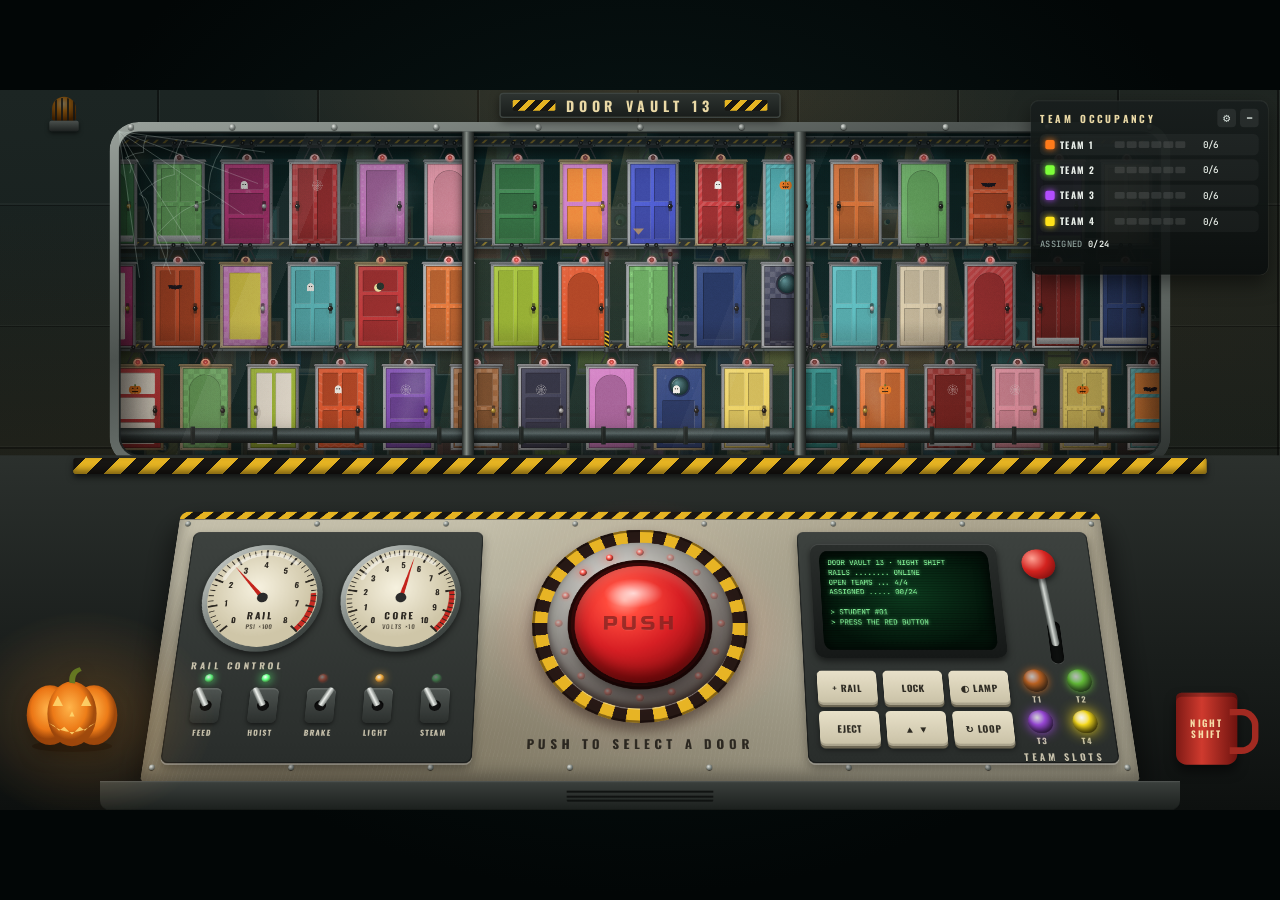
<file: web/halloween/index.html>
<!doctype html>
<html lang="en">
<head>
<meta charset="utf-8">
<meta name="viewport" content="width=device-width, initial-scale=1, viewport-fit=cover">
<link rel="icon" href="data:,">
<title>Halloween Team Randomizer</title>
<link rel="stylesheet" href="assets/fonts/fonts.css">
<link rel="stylesheet" href="css/vault.css">
</head>
<body>
<div id="app">
  <div id="stage">
    <canvas id="vault" width="1920" height="1080" aria-hidden="true"></canvas>
  </div>
</div>
<noscript>Turn on JavaScript to run the door vault.</noscript>
<script type="module" src="js/main.js"></script>
</body>
</html>
</file>
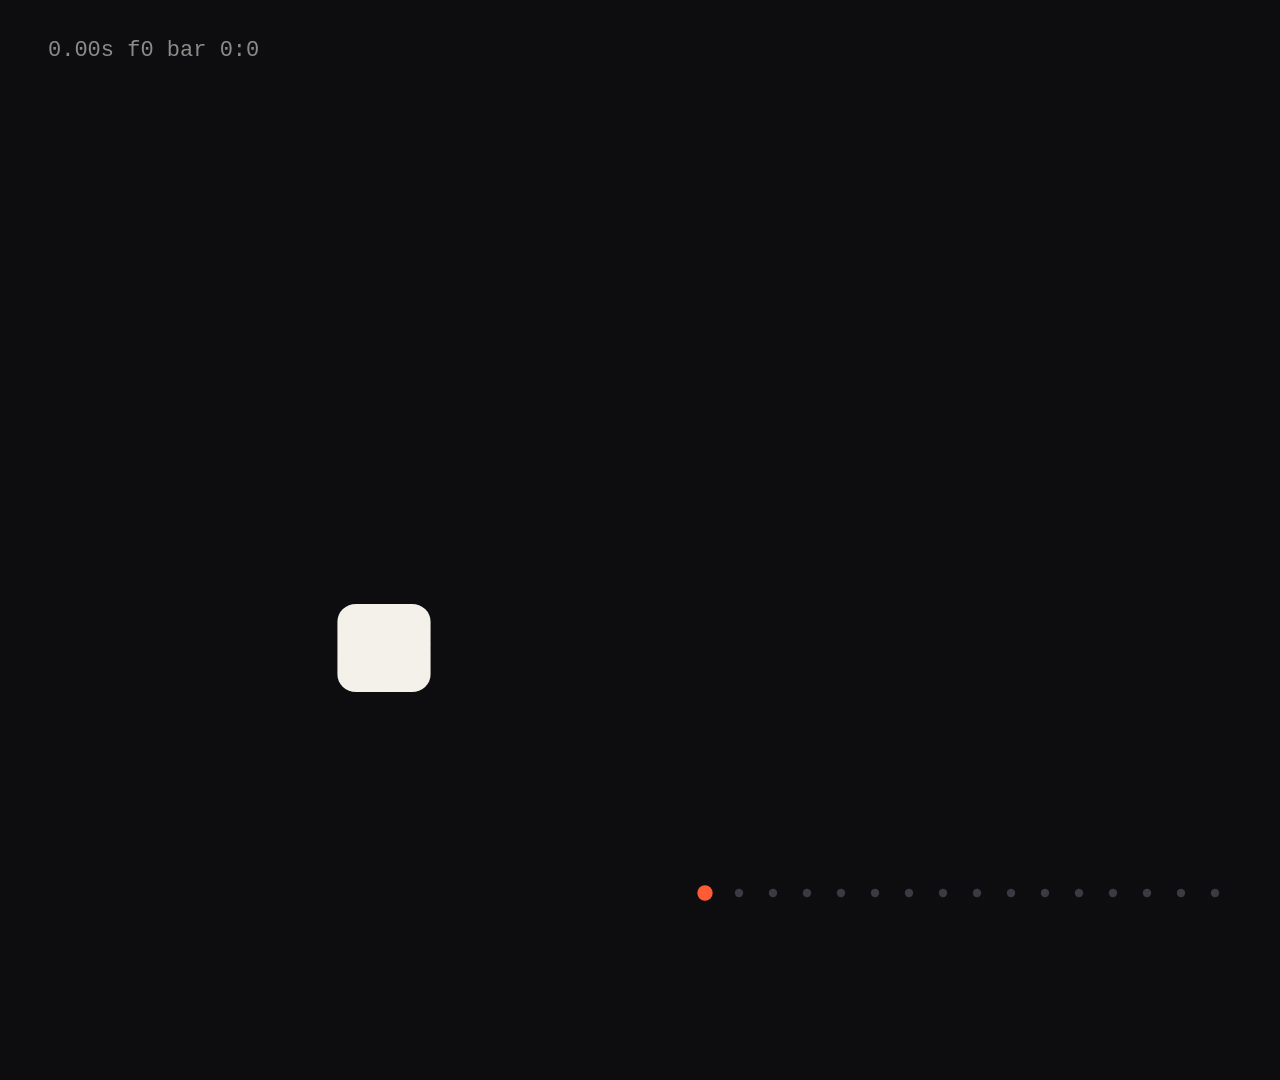
<file: .claude/skills/motion-design/assets/template/index.html>
<!doctype html>
<html lang="en">
<head>
<meta charset="utf-8">
<link rel="icon" href="data:,">
<title>film</title>
<link rel="stylesheet" href="assets/fonts/fonts.css">
<style>
  html, body { margin: 0; background: #000; }
  #stage { position: relative; overflow: hidden; }
  #stage * { box-sizing: border-box; }
  /* Layout styles only. Never use CSS transition/animation here: every animated
     property is written from t inside film.js. */
</style>
</head>
<body>
<div id="stage"></div>
<script type="module" src="film.js"></script>
</body>
</html>
</file>
<file: web/halloween/assets/fonts/fonts.css>
/* generated by tools/fonts.mjs — do not edit by hand */
@font-face {
  font-family: "JetBrains Mono";
  src: url("jetbrains-mono/jetbrains-mono-cyrillic-500-normal.woff2") format("woff2");
  font-weight: 500;
  font-style: normal;
  font-display: block;
  unicode-range: U+0301,U+0400-045F,U+0490-0491,U+04B0-04B1,U+2116;
}

@font-face {
  font-family: "JetBrains Mono";
  src: url("jetbrains-mono/jetbrains-mono-latin-500-normal.woff2") format("woff2");
  font-weight: 500;
  font-style: normal;
  font-display: block;
  unicode-range: U+0000-00FF,U+0131,U+0152-0153,U+02BB-02BC,U+02C6,U+02DA,U+02DC,U+0304,U+0308,U+0329,U+2000-206F,U+20AC,U+2122,U+2191,U+2193,U+2212,U+2215,U+FEFF,U+FFFD;
}

@font-face {
  font-family: "JetBrains Mono";
  src: url("jetbrains-mono/jetbrains-mono-cyrillic-700-normal.woff2") format("woff2");
  font-weight: 700;
  font-style: normal;
  font-display: block;
  unicode-range: U+0301,U+0400-045F,U+0490-0491,U+04B0-04B1,U+2116;
}

@font-face {
  font-family: "JetBrains Mono";
  src: url("jetbrains-mono/jetbrains-mono-latin-700-normal.woff2") format("woff2");
  font-weight: 700;
  font-style: normal;
  font-display: block;
  unicode-range: U+0000-00FF,U+0131,U+0152-0153,U+02BB-02BC,U+02C6,U+02DA,U+02DC,U+0304,U+0308,U+0329,U+2000-206F,U+20AC,U+2122,U+2191,U+2193,U+2212,U+2215,U+FEFF,U+FFFD;
}

@font-face {
  font-family: "Oswald";
  src: url("oswald/oswald-cyrillic-500-normal.woff2") format("woff2");
  font-weight: 500;
  font-style: normal;
  font-display: block;
  unicode-range: U+0301,U+0400-045F,U+0490-0491,U+04B0-04B1,U+2116;
}

@font-face {
  font-family: "Oswald";
  src: url("oswald/oswald-latin-500-normal.woff2") format("woff2");
  font-weight: 500;
  font-style: normal;
  font-display: block;
  unicode-range: U+0000-00FF,U+0131,U+0152-0153,U+02BB-02BC,U+02C6,U+02DA,U+02DC,U+0304,U+0308,U+0329,U+2000-206F,U+20AC,U+2122,U+2191,U+2193,U+2212,U+2215,U+FEFF,U+FFFD;
}

@font-face {
  font-family: "Oswald";
  src: url("oswald/oswald-cyrillic-700-normal.woff2") format("woff2");
  font-weight: 700;
  font-style: normal;
  font-display: block;
  unicode-range: U+0301,U+0400-045F,U+0490-0491,U+04B0-04B1,U+2116;
}

@font-face {
  font-family: "Oswald";
  src: url("oswald/oswald-latin-700-normal.woff2") format("woff2");
  font-weight: 700;
  font-style: normal;
  font-display: block;
  unicode-range: U+0000-00FF,U+0131,U+0152-0153,U+02BB-02BC,U+02C6,U+02DA,U+02DC,U+0304,U+0308,U+0329,U+2000-206F,U+20AC,U+2122,U+2191,U+2193,U+2212,U+2215,U+FEFF,U+FFFD;
}

@font-face {
  font-family: "Russo One";
  src: url("russo-one/russo-one-cyrillic-400-normal.woff2") format("woff2");
  font-weight: 400;
  font-style: normal;
  font-display: block;
  unicode-range: U+0301,U+0400-045F,U+0490-0491,U+04B0-04B1,U+2116;
}

@font-face {
  font-family: "Russo One";
  src: url("russo-one/russo-one-latin-400-normal.woff2") format("woff2");
  font-weight: 400;
  font-style: normal;
  font-display: block;
  unicode-range: U+0000-00FF,U+0131,U+0152-0153,U+02BB-02BC,U+02C6,U+02DA,U+02DC,U+0304,U+0308,U+0329,U+2000-206F,U+20AC,U+2122,U+2191,U+2193,U+2212,U+2215,U+FEFF,U+FFFD;
}
</file>
<file: web/halloween/css/vault.css>
/* Door Vault — industrial retro-futurist control booth over a Halloween door vault.
   Layout: one 1920×1080 stage scaled to fit any 16:9-ish screen; canvas vault behind DOM booth/HUD. */
:root {
  color-scheme: dark;
  --bg: #030909;
  --text: #e9efe9;
  --muted: #8fa29c;
  --hazard: #e5b322;
  --hazard-dk: #171512;
  --amber: #ffb75e;
  --crt: #8cffa0;
  --f-display: "Russo One", "Arial Black", Impact, sans-serif;
  --f-label: "Oswald", "Arial Narrow", "Roboto Condensed", sans-serif;
  --f-mono: "JetBrains Mono", ui-monospace, Menlo, Consolas, monospace;
}
html, body { height: 100%; margin: 0; background: var(--bg); color: var(--text); overflow: hidden; }
body { font: 500 14px/1.3 var(--f-mono); }
#app { position: fixed; inset: 0; overflow: hidden; background: radial-gradient(ellipse at 50% 40%, #0a1a1a, #020606 70%); }
#stage { position: absolute; left: 50%; top: 50%; width: 1920px; height: 1080px; transform-origin: 50% 50%; overflow: hidden; background: #031010; }
#vault { position: absolute; inset: 0; width: 1920px; height: 1080px; display: block; }
.sr-only { position: absolute; width: 1px; height: 1px; overflow: hidden; clip: rect(0 0 0 0); white-space: nowrap; }
button { font: inherit; color: inherit; }

/* ── booth: wall with a window onto the vault ── */
.booth { position: absolute; inset: 0; transform-origin: 960px 306px; }
.wall {
  position: absolute; inset: 0;
  -webkit-mask-size: 1920px 1080px; mask-size: 1920px 1080px; -webkit-mask-repeat: no-repeat; mask-repeat: no-repeat;
  background:
    radial-gradient(ellipse 820px 260px at 50% 0%, rgba(255, 183, 94, 0.13), transparent 70%),
    repeating-linear-gradient(90deg, transparent 0 236px, rgba(0, 0, 0, 0.45) 236px 238px, rgba(255, 255, 255, 0.035) 238px 240px),
    repeating-linear-gradient(0deg, transparent 0 178px, rgba(0, 0, 0, 0.35) 178px 180px, rgba(255, 255, 255, 0.03) 180px 182px),
    radial-gradient(ellipse at 12% 70%, rgba(70, 48, 22, 0.35), transparent 55%),
    radial-gradient(ellipse at 90% 30%, rgba(70, 48, 22, 0.22), transparent 50%),
    linear-gradient(180deg, #1c2523 0%, #141c1a 55%, #0c1110 100%);
}
.glass {
  position: absolute; left: 178px; top: 62px; width: 1564px; height: 488px; border-radius: 30px; pointer-events: none;
  background:
    linear-gradient(112deg, transparent 0 16%, rgba(255, 255, 255, 0.055) 16% 19%, transparent 19% 58%, rgba(255, 255, 255, 0.03) 58% 61%, transparent 61%),
    linear-gradient(180deg, rgba(120, 200, 190, 0.035), rgba(255, 150, 80, 0.06));
  box-shadow: inset 0 0 0 3px #1c2120, inset 0 0 46px 22px rgba(0, 0, 0, 0.55);
}
.win-frame {
  position: absolute; left: 164px; top: 48px; width: 1592px; height: 516px; box-sizing: border-box;
  border: 14px solid transparent; border-radius: 44px; pointer-events: none;
  background: linear-gradient(165deg, #9aa29c, #4c524f 38%, #727a75 62%, #2c312f) border-box;
  -webkit-mask: linear-gradient(#000 0 0) padding-box, linear-gradient(#000 0 0);
  -webkit-mask-composite: xor; mask: linear-gradient(#000 0 0) padding-box exclude, linear-gradient(#000 0 0);
}
.mullion {
  position: absolute; top: 62px; height: 488px; width: 18px; margin-left: -9px; pointer-events: none;
  background: linear-gradient(90deg, #232826, #858d87 38%, #4a504d 62%, #1a1e1c);
  box-shadow: 0 0 14px rgba(0, 0, 0, 0.65);
}
.rivet {
  position: absolute; width: 9px; height: 9px; margin: -4.5px 0 0 -4.5px; border-radius: 50%;
  background: radial-gradient(circle at 35% 35%, #e3e6e1, #6f7672 55%, #2a2e2c); box-shadow: 0 1px 1px rgba(0, 0, 0, 0.6);
}
.cobweb { position: absolute; left: 178px; top: 62px; width: 230px; height: 230px; pointer-events: none; }
.cobweb svg { width: 100%; height: 100%; display: block; }
.sign {
  position: absolute; left: 50%; top: 4px; transform: translateX(-50%); height: 38px; box-sizing: border-box;
  display: flex; align-items: center; gap: 16px; padding: 0 18px;
  background: linear-gradient(#2d3330, #191d1b); border: 2px solid #3d4441; border-radius: 6px;
  font: 700 21px/1 var(--f-label); letter-spacing: 0.34em; color: #ead9a6; box-shadow: 0 6px 14px rgba(0, 0, 0, 0.5); white-space: nowrap;
}
.sign-stripes { width: 64px; height: 16px; border-radius: 2px; background: repeating-linear-gradient(-45deg, var(--hazard) 0 8px, var(--hazard-dk) 8px 16px); }
.beacon { position: absolute; left: 74px; top: 10px; width: 44px; height: 52px; --b: 0; }
.beacon-dome {
  position: absolute; left: 4px; right: 4px; top: 0; height: 36px; border-radius: 18px 18px 4px 4px;
  background: radial-gradient(circle at 45% 30%, #ffe7b0 0, #ff9d1c 32%, #8a4400 80%);
  filter: brightness(calc(0.45 + 0.9 * var(--b))); box-shadow: 0 0 calc(44px * var(--b)) rgba(255, 160, 40, 0.95);
}
.beacon-cage { position: absolute; left: 2px; right: 2px; top: 2px; height: 34px; border-radius: 18px 18px 4px 4px; background: repeating-linear-gradient(90deg, transparent 0 7px, rgba(20, 22, 21, 0.85) 7px 9px); }
.beacon-base { position: absolute; left: 0; right: 0; bottom: 0; height: 16px; border-radius: 3px; background: linear-gradient(#4a504d, #1d2120); box-shadow: 0 3px 6px rgba(0, 0, 0, 0.6); }
.beacon-beam {
  position: absolute; left: 50%; top: 50%; width: 900px; height: 900px; margin: -450px 0 0 -450px; pointer-events: none;
  background: conic-gradient(from 0deg, rgba(255, 170, 50, 0.32) 0deg, transparent 22deg, transparent 180deg, rgba(255, 170, 50, 0.32) 180deg, transparent 202deg);
  -webkit-mask: radial-gradient(circle, #000 0, transparent 70%); mask: radial-gradient(circle, #000 0, transparent 70%);
  mix-blend-mode: screen; opacity: var(--b);
}

/* ── desk & console ── */
.desk { position: absolute; left: 0; top: 548px; width: 1920px; height: 532px; background: linear-gradient(180deg, #2b302d 0, #1a1e1c 55%, #0d100f); }
.desk-back {
  position: absolute; left: 110px; right: 110px; top: 4px; height: 24px; border-radius: 4px;
  background: repeating-linear-gradient(-45deg, var(--hazard) 0 18px, var(--hazard-dk) 18px 36px);
  box-shadow: inset 0 -6px 10px rgba(0, 0, 0, 0.45), 0 5px 10px rgba(0, 0, 0, 0.6);
}
.console {
  position: absolute; left: 210px; top: 20px; width: 1500px; height: 470px; border-radius: 18px 18px 8px 8px;
  transform: perspective(1800px) rotateX(20deg); transform-origin: 50% 100%;
  background:
    radial-gradient(ellipse 360px 250px at 50% 48%, rgba(255, 60, 40, 0.16), transparent 70%),
    repeating-linear-gradient(100deg, rgba(255, 255, 255, 0.035) 0 1px, transparent 1px 6px),
    radial-gradient(ellipse at 14% 88%, rgba(70, 55, 30, 0.4), transparent 50%),
    radial-gradient(ellipse at 86% 16%, rgba(70, 55, 30, 0.25), transparent 45%),
    linear-gradient(180deg, #c5c0ab, #aca794 55%, #96917e);
  box-shadow: inset 0 2px 0 rgba(255, 255, 255, 0.4), inset 0 -12px 26px rgba(0, 0, 0, 0.35), 0 24px 50px rgba(0, 0, 0, 0.65);
}
.console-hazard {
  position: absolute; left: 0; right: 0; top: 0; height: 14px; border-radius: 18px 18px 0 0;
  background: repeating-linear-gradient(-45deg, var(--hazard) 0 12px, var(--hazard-dk) 12px 24px); box-shadow: 0 2px 0 rgba(0, 0, 0, 0.35);
}
.plate {
  position: absolute; top: 38px; bottom: 30px; width: 470px; border-radius: 12px;
  background: linear-gradient(180deg, #3d423f, #292d2b);
  box-shadow: inset 0 2px 0 rgba(255, 255, 255, 0.12), inset 0 0 0 2px rgba(0, 0, 0, 0.35), 0 3px 0 rgba(255, 255, 255, 0.28), 0 8px 16px rgba(0, 0, 0, 0.35);
}
.plate-l { left: 26px; }
.plate-r { right: 26px; }
.engrave { position: absolute; font: 600 15px/1 var(--f-label); letter-spacing: 0.3em; color: #c9c3ad; text-shadow: 0 1px 0 rgba(0, 0, 0, 0.6); white-space: nowrap; }
.gauge { position: absolute; top: 22px; width: 196px; height: 196px; filter: drop-shadow(0 6px 6px rgba(0, 0, 0, 0.5)); }
.gauge svg { width: 100%; height: 100%; display: block; }
.gauge .needle { transform-box: view-box; transform-origin: 80px 80px; }
.g-num { font: 600 11px var(--f-label); fill: #2a2620; }
.g-label { font: 700 13px var(--f-label); fill: #2a2620; letter-spacing: 0.2em; }
.g-unit { font: 500 8.5px var(--f-label); fill: #5a5446; letter-spacing: 0.1em; }
.toggle { position: absolute; top: 254px; width: 70px; height: 132px; display: flex; flex-direction: column; align-items: center; gap: 10px; }
.toggle .led {
  width: 14px; height: 14px; border-radius: 50%; --on: 0;
  background: radial-gradient(circle at 40% 35%, #fff, var(--lc, #ff5a3c) 40%, #2a0a06);
  opacity: calc(0.22 + 0.78 * var(--on)); box-shadow: 0 0 calc(16px * var(--on)) var(--lc, #ff5a3c);
}
.switch {
  position: relative; width: 44px; height: 58px; border-radius: 8px;
  background: linear-gradient(180deg, #4e5451, #2b2f2d); box-shadow: inset 0 2px 0 rgba(255, 255, 255, 0.15), 0 3px 6px rgba(0, 0, 0, 0.5);
}
.switch::before { content: ""; position: absolute; left: 50%; top: 50%; width: 18px; height: 18px; margin: -9px 0 0 -9px; border-radius: 50%; background: #111; box-shadow: inset 0 2px 4px #000; }
.switch b {
  position: absolute; left: 50%; top: 50%; width: 10px; height: 34px; margin: -34px 0 0 -5px; border-radius: 5px 5px 3px 3px;
  background: linear-gradient(90deg, #6d736f, #eef1ed 45%, #7b817d);
}
.toggle em { font: 600 12px/1 var(--f-label); font-style: normal; letter-spacing: 0.16em; color: #c9c3ad; }

/* the big red button */
.trigger { position: absolute; left: 580px; top: 34px; width: 340px; height: 340px; }
.tr-ring {
  position: absolute; inset: 0; border-radius: 50%;
  background: repeating-conic-gradient(var(--hazard) 0 7.5deg, var(--hazard-dk) 7.5deg 15deg);
  box-shadow: 0 12px 22px rgba(0, 0, 0, 0.45), inset 0 0 0 4px rgba(0, 0, 0, 0.45);
}
.tr-bezel {
  position: absolute; inset: 24px; border-radius: 50%;
  background: radial-gradient(circle at 40% 32%, #eef0ec, #8a918c 45%, #353a37 82%);
  box-shadow: inset 0 -6px 12px rgba(0, 0, 0, 0.5), 0 2px 0 rgba(255, 255, 255, 0.4);
}
.tr-led {
  position: absolute; width: 12px; height: 12px; border-radius: 50%; --on: 0;
  background: radial-gradient(circle at 40% 35%, #fff 0, #ff5145 35%, #4a0c08 75%);
  opacity: calc(0.2 + 0.8 * var(--on)); box-shadow: 0 0 calc(18px * var(--on)) rgba(255, 70, 50, 0.95);
}
.tr-well { position: absolute; inset: 56px; border-radius: 50%; background: radial-gradient(circle at 50% 40%, #1c0807, #050202 70%); box-shadow: inset 0 8px 18px rgba(0, 0, 0, 0.9); }
.tr-glow {
  position: absolute; inset: -90px; border-radius: 50%; pointer-events: none;
  background: radial-gradient(circle, rgba(255, 70, 50, 0.6), rgba(255, 40, 30, 0.2) 38%, transparent 66%);
  mix-blend-mode: screen;
}
.tr-cap {
  position: absolute; left: 50%; top: 50%; width: 206px; height: 206px; margin: -103px 0 0 -103px; padding: 0;
  border: 0; border-radius: 50%; cursor: pointer; --press: 0;
  background: radial-gradient(circle at 38% 30%, #ffa092 0, #ff4a3c 15%, #d71f24 46%, #8f0f12 78%, #4c0507 100%);
  box-shadow:
    inset 0 -14px 24px rgba(60, 0, 0, 0.65), inset 0 10px 18px rgba(255, 170, 150, 0.35),
    0 calc(16px - 12px * var(--press)) calc(26px - 14px * var(--press)) rgba(0, 0, 0, 0.6), 0 0 0 6px #3b0a0a;
}
.tr-cap:focus-visible { outline: 4px solid #fff; outline-offset: 10px; }
.tr-shine { position: absolute; left: 22%; top: 11%; width: 46%; height: 26%; border-radius: 50%; background: radial-gradient(ellipse, rgba(255, 255, 255, 0.75), rgba(255, 255, 255, 0) 70%); pointer-events: none; }
.tr-label { position: absolute; inset: 0; display: grid; place-items: center; font: 400 34px/1 var(--f-display); letter-spacing: 0.14em; color: rgba(80, 0, 0, 0.55); text-shadow: 0 1px 0 rgba(255, 160, 150, 0.35); }
.stencil { position: absolute; left: 50%; top: 398px; transform: translateX(-50%); font: 700 20px/1 var(--f-label); letter-spacing: 0.34em; color: #2b2720; white-space: nowrap; }

/* right cluster */
.crt { position: absolute; left: 20px; top: 22px; width: 300px; height: 204px; box-sizing: border-box; padding: 14px; border-radius: 16px; background: linear-gradient(#2a2e2c, #151817); box-shadow: inset 0 2px 0 rgba(255, 255, 255, 0.12), 0 6px 12px rgba(0, 0, 0, 0.5); }
.crt-screen { position: relative; width: 100%; height: 100%; overflow: hidden; border-radius: 12px / 18px; background: radial-gradient(ellipse at 50% 45%, #0c3b1e, #03140a 75%); box-shadow: inset 0 0 22px rgba(0, 0, 0, 0.9); }
.crt-screen::after { content: ""; position: absolute; inset: 0; pointer-events: none; background: repeating-linear-gradient(0deg, rgba(0, 0, 0, 0.24) 0 1px, transparent 1px 3px); }
.crt-text { margin: 0; padding: 12px 13px; font: 500 12.3px/1.45 var(--f-mono); color: var(--crt); text-shadow: 0 0 6px rgba(120, 255, 150, 0.7); white-space: pre; }
.keypad { position: absolute; left: 20px; top: 248px; display: grid; grid-template-columns: repeat(3, 92px); gap: 10px; }
.key {
  height: 58px; display: grid; place-items: center; border-radius: 8px;
  background: linear-gradient(180deg, #e8e1c9, #c8c0a5);
  box-shadow: inset 0 -4px 0 rgba(0, 0, 0, 0.16), 0 4px 0 #6d6754, 0 6px 8px rgba(0, 0, 0, 0.45);
  font: 700 15px/1 var(--f-label); letter-spacing: 0.06em; color: #2d2a22;
}
.lever { position: absolute; left: 352px; top: 26px; width: 90px; height: 210px; }
.lever-slot { position: absolute; left: 35px; bottom: 0; width: 20px; height: 74px; border-radius: 10px; background: #0d0f0e; box-shadow: inset 0 3px 6px #000, 0 1px 0 rgba(255, 255, 255, 0.2); }
.lever-stick { position: absolute; left: 39px; bottom: 30px; width: 12px; height: 140px; border-radius: 6px; background: linear-gradient(90deg, #4b514e, #d3d8d3 45%, #5b615e); }
.lever-ball { position: absolute; left: 50%; top: -34px; width: 54px; height: 54px; margin-left: -27px; border-radius: 50%; background: radial-gradient(circle at 35% 30%, #ffa294, #d3231f 45%, #5c0606); box-shadow: 0 6px 10px rgba(0, 0, 0, 0.5); }
.tlamps { position: absolute; right: 16px; top: 246px; display: grid; grid-template-columns: repeat(2, 56px); gap: 12px 12px; }
.tlamp { display: flex; flex-direction: column; align-items: center; gap: 6px; }
.tlamp i {
  width: 38px; height: 38px; border-radius: 50%; --on: 1;
  background: radial-gradient(circle at 38% 32%, #fff 0, var(--c) 34%, color-mix(in srgb, var(--c) 28%, #000) 82%);
  opacity: calc(0.28 + 0.72 * var(--on)); box-shadow: 0 0 calc(24px * var(--on)) var(--c), inset 0 -4px 8px rgba(0, 0, 0, 0.4);
}
.tlamp span { font: 700 13px/1 var(--f-label); letter-spacing: 0.18em; color: #c9c3ad; }
.desk-front {
  position: absolute; left: 150px; right: 150px; top: 488px; height: 44px; border-radius: 0 0 14px 14px;
  background:
    repeating-linear-gradient(90deg, transparent 0 640px, rgba(0, 0, 0, 0) 640px),
    linear-gradient(#3c413e, #1c201e);
  box-shadow: inset 0 2px 0 rgba(255, 255, 255, 0.12);
}
.desk-front::before {
  content: ""; position: absolute; left: 50%; top: 12px; width: 220px; height: 20px; margin-left: -110px;
  background: repeating-linear-gradient(0deg, #0c0e0d 0 3px, transparent 3px 7px); border-radius: 3px; opacity: 0.85;
}
.pumpkin { position: absolute; left: 30px; top: 312px; width: 156px; height: 136px; --flame: 1; filter: drop-shadow(0 10px 10px rgba(0, 0, 0, 0.5)); }
.pumpkin svg { width: 100%; height: 100%; display: block; }
.pk-face path { fill: rgb(255 214 110 / calc(0.45 + 0.55 * var(--flame))); }
.pumpkin-glow { position: absolute; left: -80px; top: 220px; width: 420px; height: 340px; pointer-events: none; background: radial-gradient(ellipse, rgba(255, 150, 40, 0.32), transparent 65%); mix-blend-mode: screen; }
.mug { position: absolute; right: 64px; top: 356px; width: 92px; height: 108px; border-radius: 8px 8px 16px 16px; background: linear-gradient(90deg, #7f1a15, #cf3a2e 42%, #6e130f); box-shadow: inset 0 6px 0 rgba(0, 0, 0, 0.25), 0 10px 16px rgba(0, 0, 0, 0.5); }
.mug::after { content: ""; position: absolute; right: -32px; top: 24px; width: 34px; height: 48px; border: 10px solid #a22a21; border-left: 0; border-radius: 0 26px 26px 0; }
.mug span { display: grid; place-items: center; height: 100%; text-align: center; font: 700 14px/1.15 var(--f-label); letter-spacing: 0.2em; color: #f6dca8; }

/* ── next student button: a neon sign that ignites under the winning door ── */
.next-btn {
  position: absolute; left: 50%; top: 872px; width: 780px; height: 118px; margin-left: -390px; z-index: 15;
  display: none; align-items: center; justify-content: center; box-sizing: border-box;
  border: 0; border-radius: 22px; cursor: pointer; --c: #fff; --glow: 1;
  background: linear-gradient(180deg, rgba(10, 18, 18, 0.86), rgba(4, 8, 8, 0.9));
  color: #fff; font: 400 46px/1 var(--f-display); letter-spacing: 0.08em;
  box-shadow:
    0 0 0 3px var(--c), 0 0 0 7px rgba(0, 0, 0, 0.6), 0 0 0 9px color-mix(in srgb, var(--c) 55%, transparent),
    0 0 calc(46px * var(--glow)) 6px color-mix(in srgb, var(--c) 70%, transparent),
    inset 0 0 calc(34px * var(--glow)) color-mix(in srgb, var(--c) 40%, transparent);
  text-shadow: 0 0 2px #fff, 0 0 18px var(--c), 0 0 36px var(--c);
}
.next-btn:hover { background: linear-gradient(180deg, rgba(18, 30, 30, 0.9), rgba(6, 12, 12, 0.92)); } /* mg-allow */
.next-btn:focus-visible { outline: 3px solid #fff; outline-offset: 10px; }
.next-btn span { pointer-events: none; }

/* ── HUD ── */
.hud {
  position: absolute; right: 18px; top: 16px; width: 356px; box-sizing: border-box; padding: 12px 14px 14px; z-index: 20;
  border-radius: 12px; background: linear-gradient(180deg, rgba(24, 30, 29, 0.93), rgba(11, 15, 14, 0.93));
  box-shadow: inset 0 1px 0 rgba(255, 255, 255, 0.08), 0 0 0 1px rgba(255, 255, 255, 0.07), 0 12px 30px rgba(0, 0, 0, 0.5);
}
.hud-head { display: flex; align-items: center; justify-content: space-between; gap: 10px; }
.hud-title { font: 700 15px/1 var(--f-label); letter-spacing: 0.3em; color: #ead9a6; }
.hud-tools { display: flex; gap: 6px; }
.hud-drawer { display: none; }
.hud.drawer-open .hud-drawer { display: block; }
.hud-collapse { all: unset; cursor: pointer; width: 28px; height: 28px; display: grid; place-items: center; border-radius: 6px; background: rgba(255, 255, 255, 0.07); font: 700 18px/1 var(--f-mono); color: #d9e2dd; }
.hud.collapsed .hud-body { display: none; }
.hud-teams { list-style: none; margin: 10px 0 0; padding: 0; display: grid; gap: 6px; }
.hud-teams li {
  display: grid; grid-template-columns: 14px 74px 1fr 42px 44px; align-items: center; gap: 8px; padding: 7px 8px; border-radius: 8px; --flash: 0;
  background: color-mix(in srgb, var(--c) calc(var(--flash) * 45%), rgba(255, 255, 255, 0.04));
}
.chip { width: 14px; height: 14px; border-radius: 3px; background: var(--c); box-shadow: 0 0 10px var(--c); }
.hud-teams b { font: 700 14px/1 var(--f-label); letter-spacing: 0.14em; }
.pips { display: flex; gap: 3px; }
.pips i { flex: 1; height: 10px; border-radius: 2px; background: rgba(255, 255, 255, 0.1); }
.pips i.on { background: var(--c); box-shadow: 0 0 6px var(--c); }
.pips i.na { opacity: 0; }
.count { text-align: right; font-variant-numeric: tabular-nums; }
.full { font: 700 11px/1 var(--f-label); font-style: normal; letter-spacing: 0.12em; color: #140404; background: #ff5a48; padding: 3px 5px; border-radius: 3px; visibility: hidden; transform: rotate(-4deg); justify-self: end; }
.hud-teams li.is-full .full { visibility: visible; }
.hud-teams li.is-full .chip, .hud-teams li.is-full b { opacity: 0.7; }
.hud-meta { display: flex; justify-content: space-between; align-items: center; gap: 8px; margin-top: 10px; font-size: 13px; color: var(--muted); }
.hud-meta b { color: var(--text); font-variant-numeric: tabular-nums; }
.hud-class { display: flex; align-items: center; justify-content: flex-end; gap: 8px; margin-top: 10px; font-size: 12px; color: var(--muted); letter-spacing: 0.08em; }
.hud-class b { color: var(--text); min-width: 22px; text-align: center; font-variant-numeric: tabular-nums; }
.hud-class button { all: unset; cursor: pointer; width: 24px; height: 24px; display: grid; place-items: center; border-radius: 5px; background: rgba(255, 255, 255, 0.08); color: var(--text); }
.hud-actions { display: grid; grid-template-columns: 1fr 1fr; gap: 6px; margin-top: 10px; }
.hud-actions button { all: unset; cursor: pointer; padding: 8px; text-align: center; border-radius: 6px; background: rgba(255, 255, 255, 0.07); font: 700 12px/1 var(--f-label); letter-spacing: 0.16em; color: #d9e2dd; }
.hud-actions button:hover, .hud-class button:hover, .hud-collapse:hover { background: rgba(255, 255, 255, 0.14); } /* mg-allow */
.hud-actions .danger.armed { background: #b3261e; color: #fff; }
.hud button:focus-visible { outline: 2px solid #ead9a6; outline-offset: 2px; }
.hud button:disabled { opacity: 0.35; cursor: default; }
.hud-note { min-height: 15px; margin-top: 8px; font-size: 12px; color: var(--muted); }

.cursor { position: absolute; left: 0; top: 0; width: 46px; height: 46px; z-index: 60; pointer-events: none; filter: drop-shadow(0 4px 6px rgba(0, 0, 0, 0.6)); }
.cursor svg { width: 100%; height: 100%; display: block; }
noscript { position: fixed; inset: 0; display: grid; place-items: center; font: 600 18px/1.4 var(--f-label); color: #ead9a6; background: #031010; }
</file>
<file: .claude/skills/motion-design/assets/template/assets/fonts/fonts.css>
/* generated by tools/fonts.mjs — add fonts with: node tools/fonts.mjs add "Inter" 400,700 */
</file>
